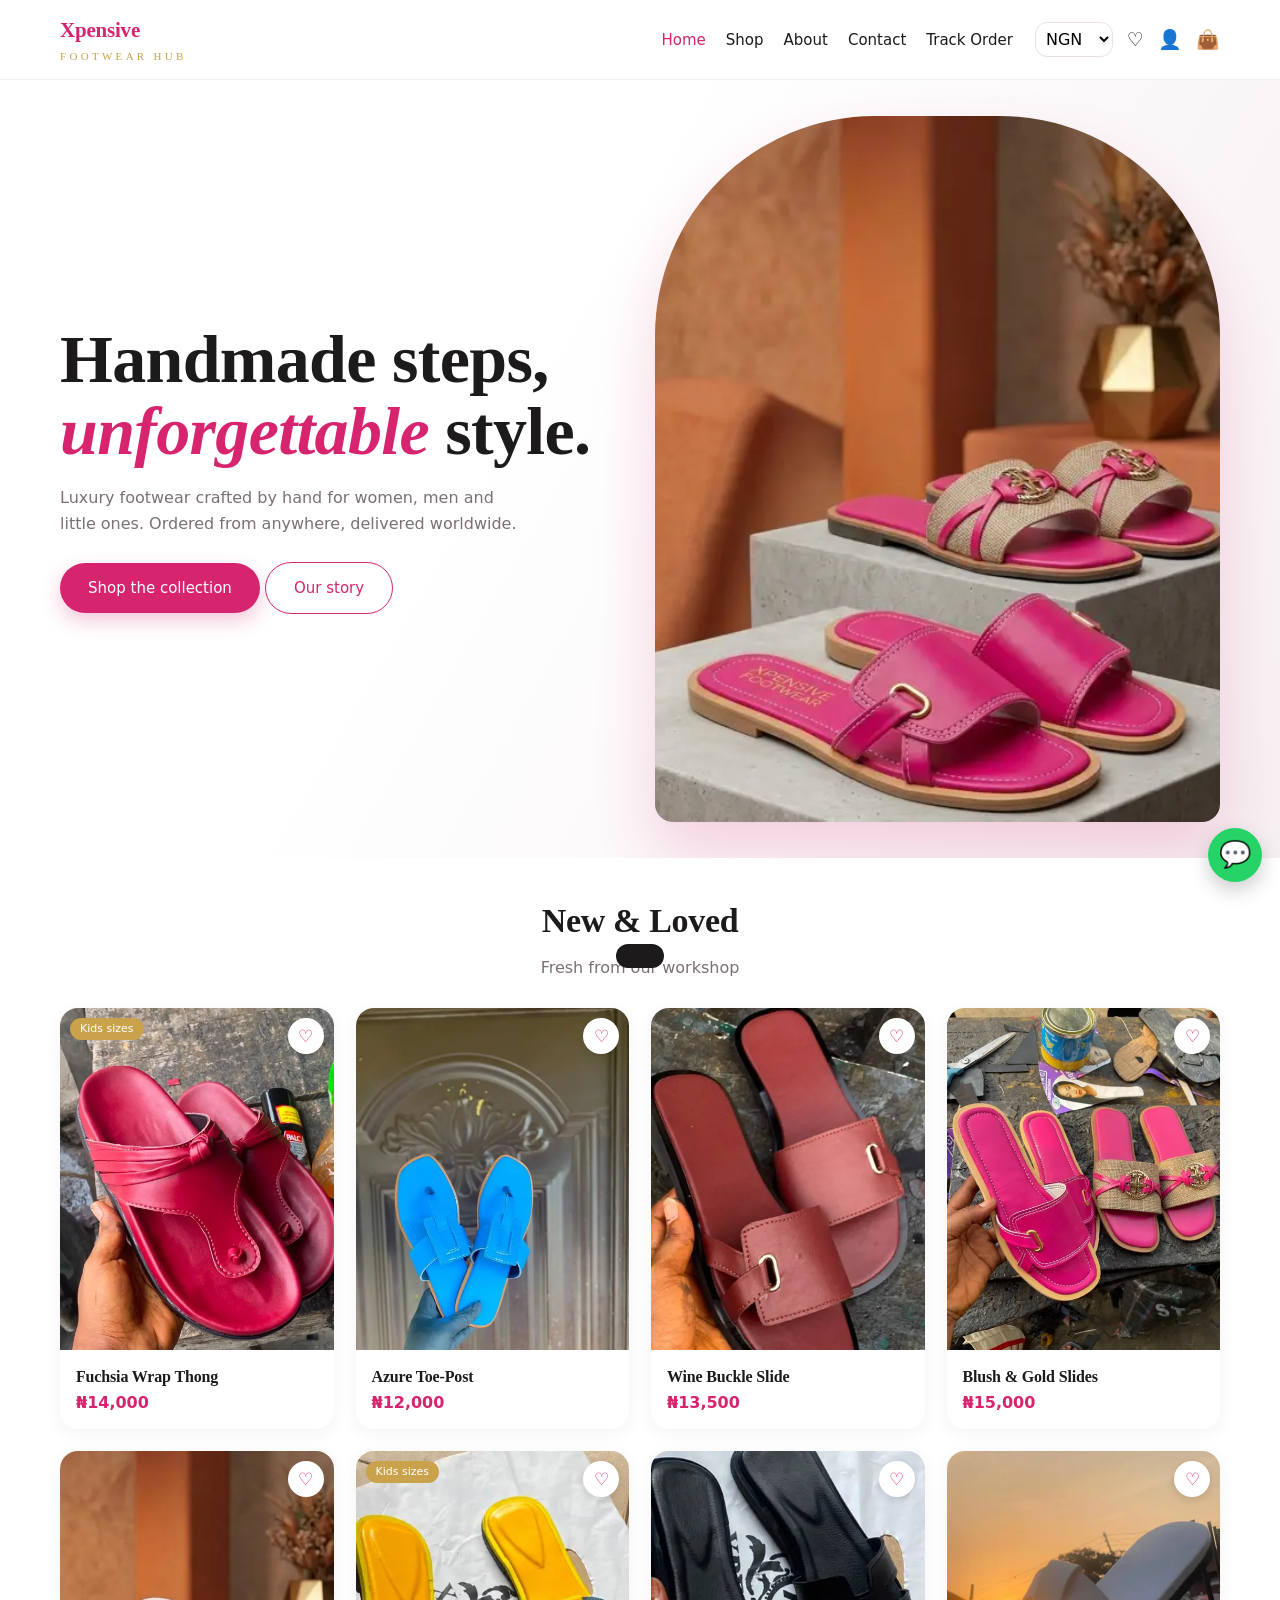
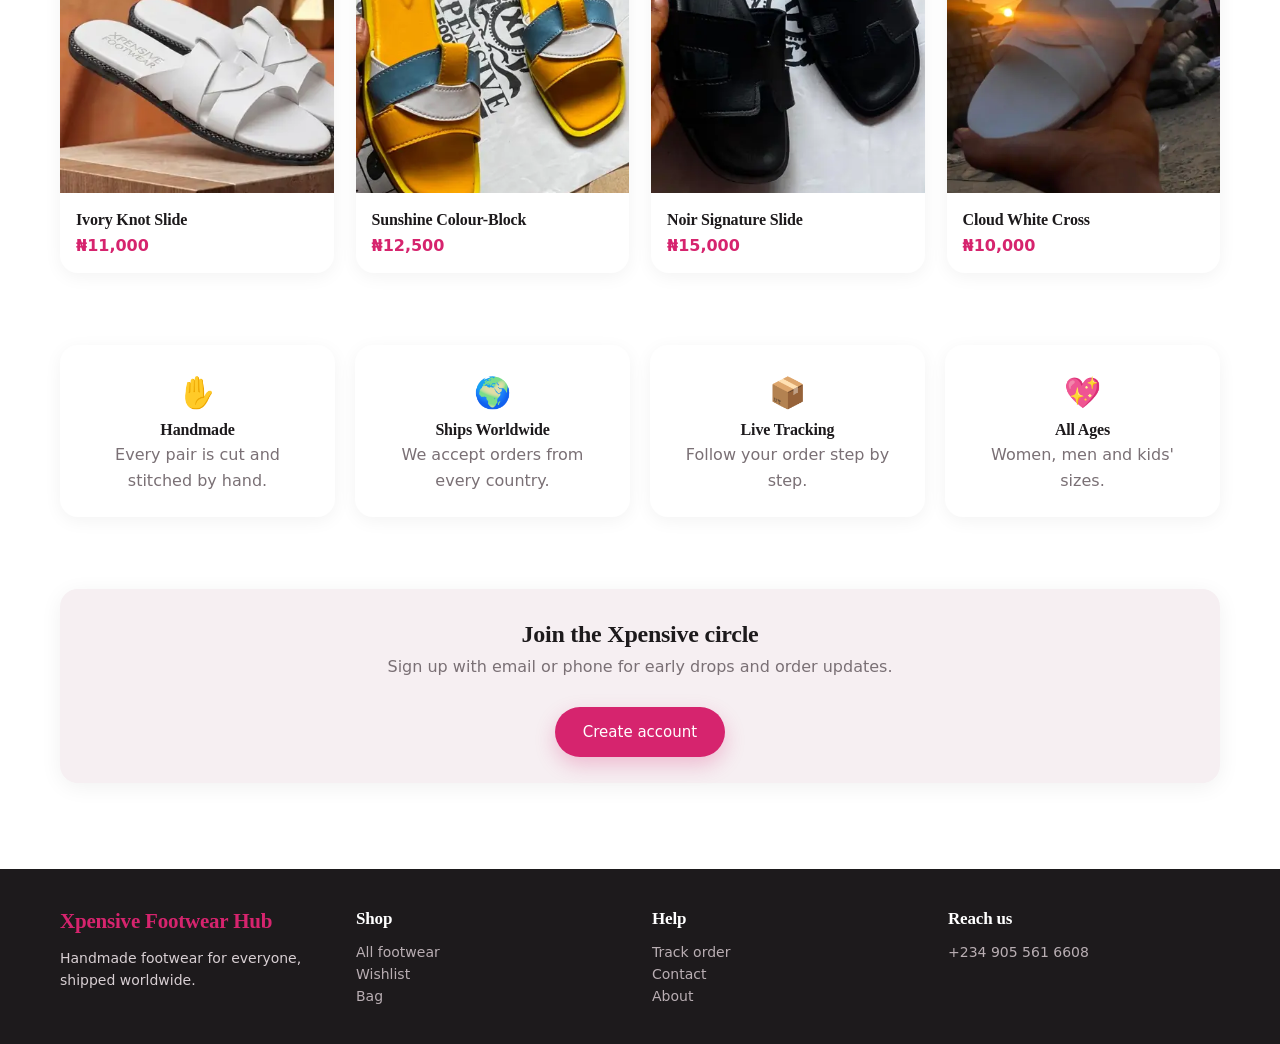
<file: xpensive-footwear-hub/index.html>
<!doctype html><html lang=en><head><meta charset=utf-8><meta name=viewport content="width=device-width,initial-scale=1"><title>Xpensive Footwear Hub</title><script>try{var t=JSON.parse(localStorage.getItem("theme"))||"auto";document.documentElement.dataset.theme=t=="auto"?(matchMedia("(prefers-color-scheme:dark)").matches?"dark":"light"):t;if(sessionStorage.getItem("seen"))document.documentElement.className="ns"}catch(e){}</script><link rel=stylesheet href=style.css></head><body data-p=index><div id=ld><b>Xpensive</b><i></i></div><div id=app></div><script src=app.js defer></script></body></html>
</file>
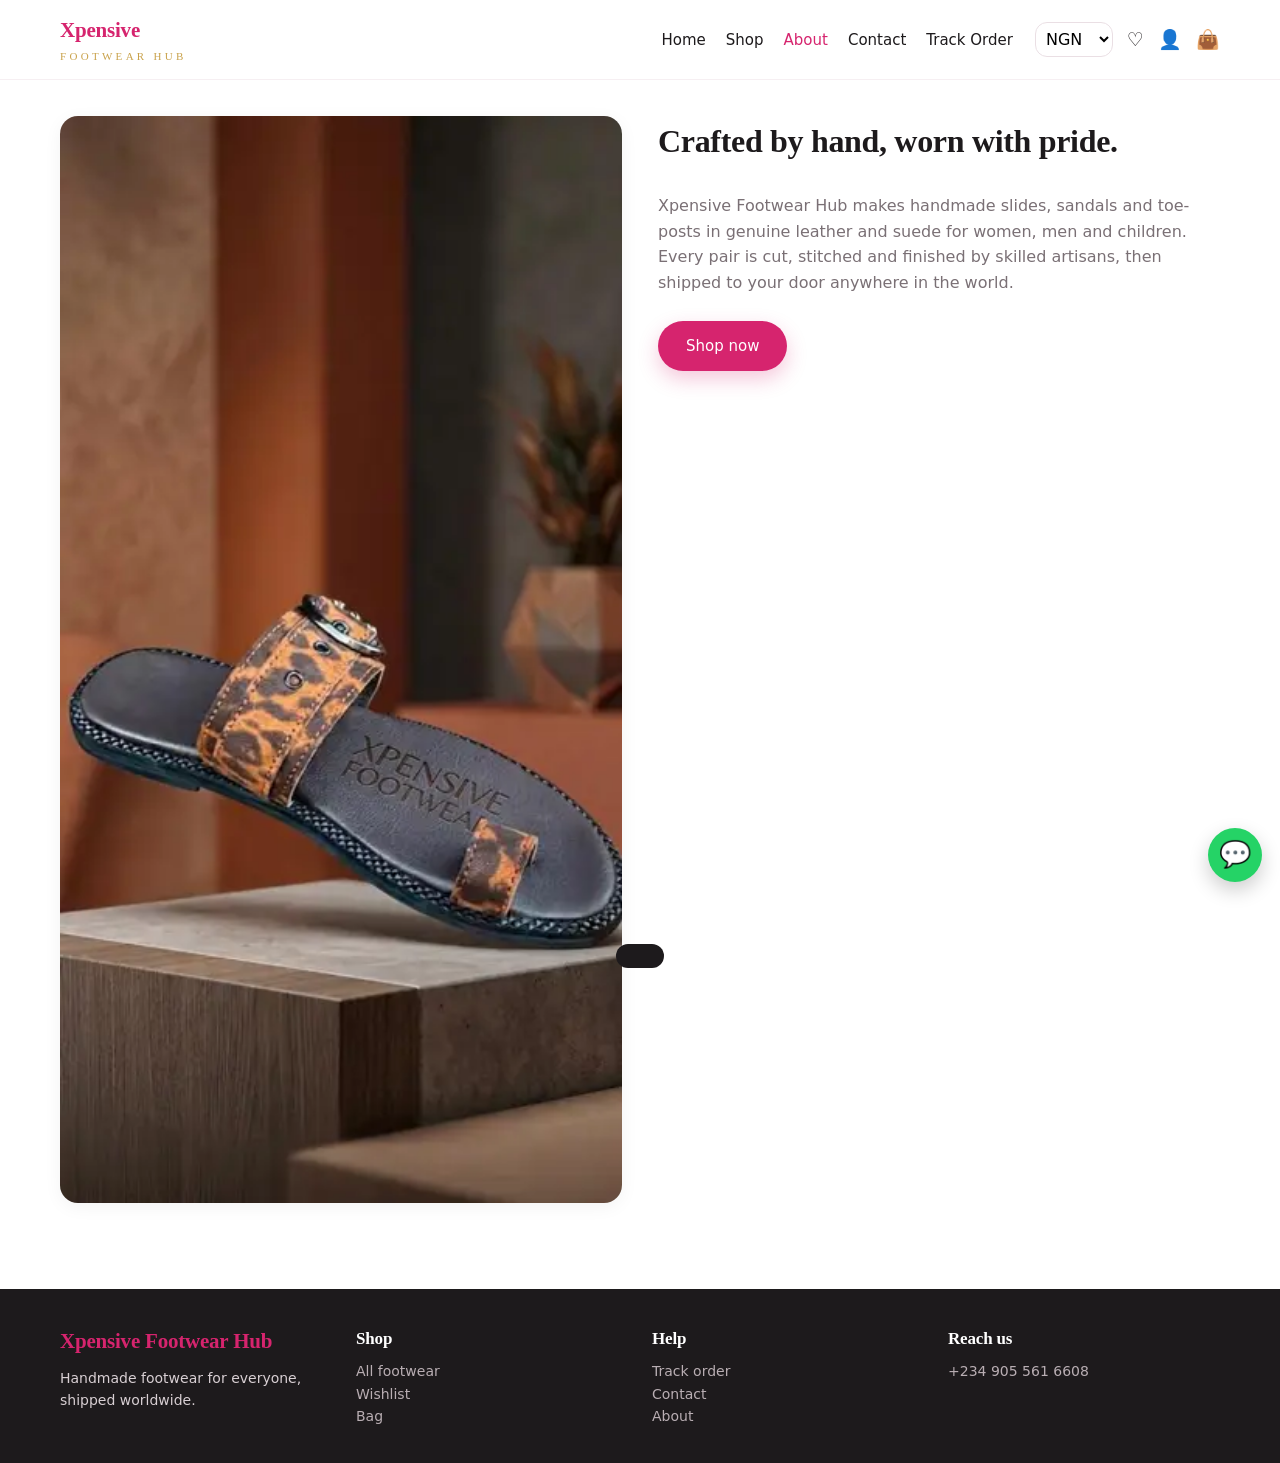
<file: xpensive-footwear-hub/about.html>
<!doctype html><html lang=en><head><meta charset=utf-8><meta name=viewport content="width=device-width,initial-scale=1"><title>Xpensive Footwear Hub</title><script>try{var t=JSON.parse(localStorage.getItem("theme"))||"auto";document.documentElement.dataset.theme=t=="auto"?(matchMedia("(prefers-color-scheme:dark)").matches?"dark":"light"):t;if(sessionStorage.getItem("seen"))document.documentElement.className="ns"}catch(e){}</script><link rel=stylesheet href=style.css></head><body data-p=about><div id=ld><b>Xpensive</b><i></i></div><div id=app></div><script src=app.js defer></script></body></html>
</file>
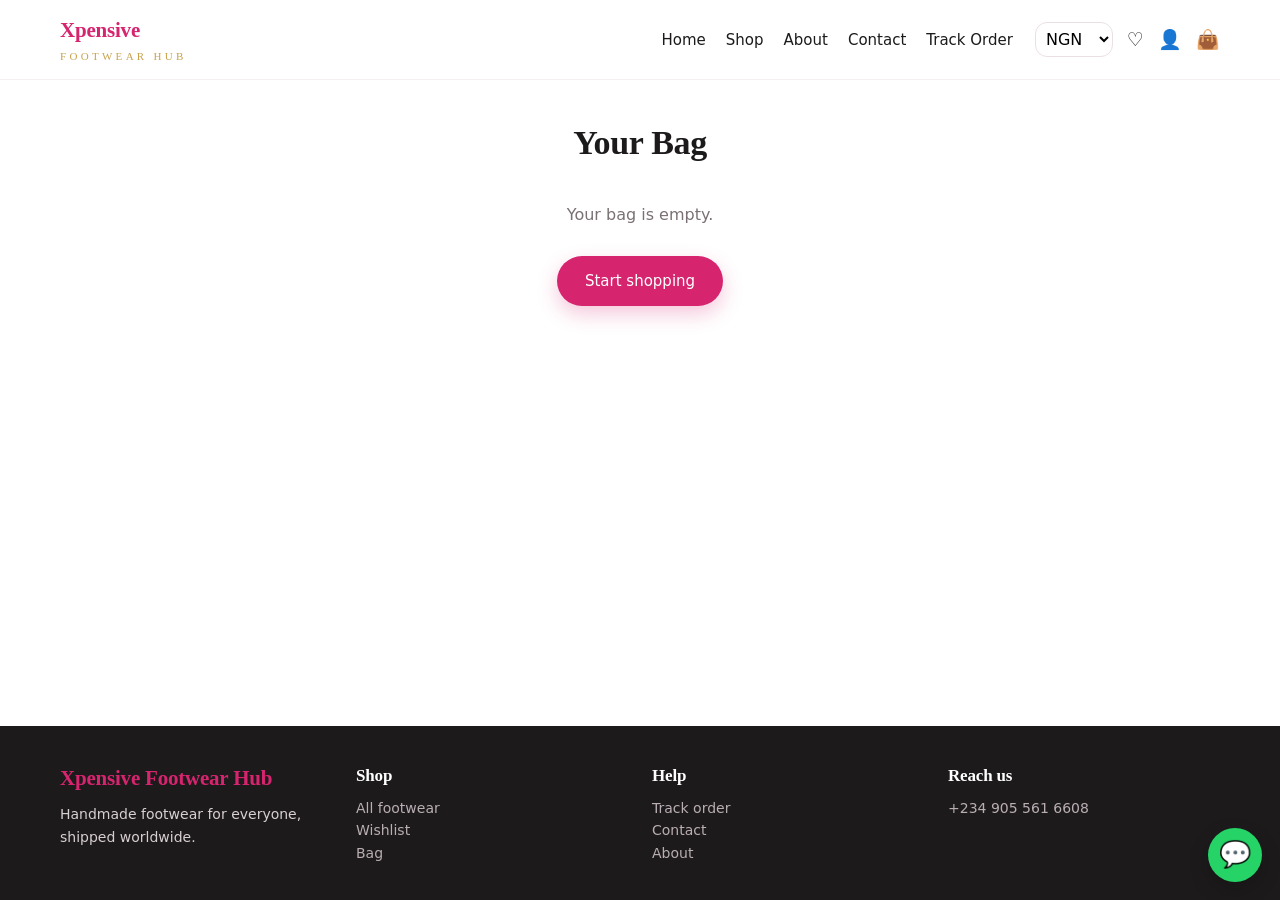
<file: xpensive-footwear-hub/bag.html>
<!doctype html><html lang=en><head><meta charset=utf-8><meta name=viewport content="width=device-width,initial-scale=1"><title>Xpensive Footwear Hub</title><script>try{var t=JSON.parse(localStorage.getItem("theme"))||"auto";document.documentElement.dataset.theme=t=="auto"?(matchMedia("(prefers-color-scheme:dark)").matches?"dark":"light"):t;if(sessionStorage.getItem("seen"))document.documentElement.className="ns"}catch(e){}</script><link rel=stylesheet href=style.css></head><body data-p=bag><div id=ld><b>Xpensive</b><i></i></div><div id=app></div><script src=app.js defer></script></body></html>
</file>
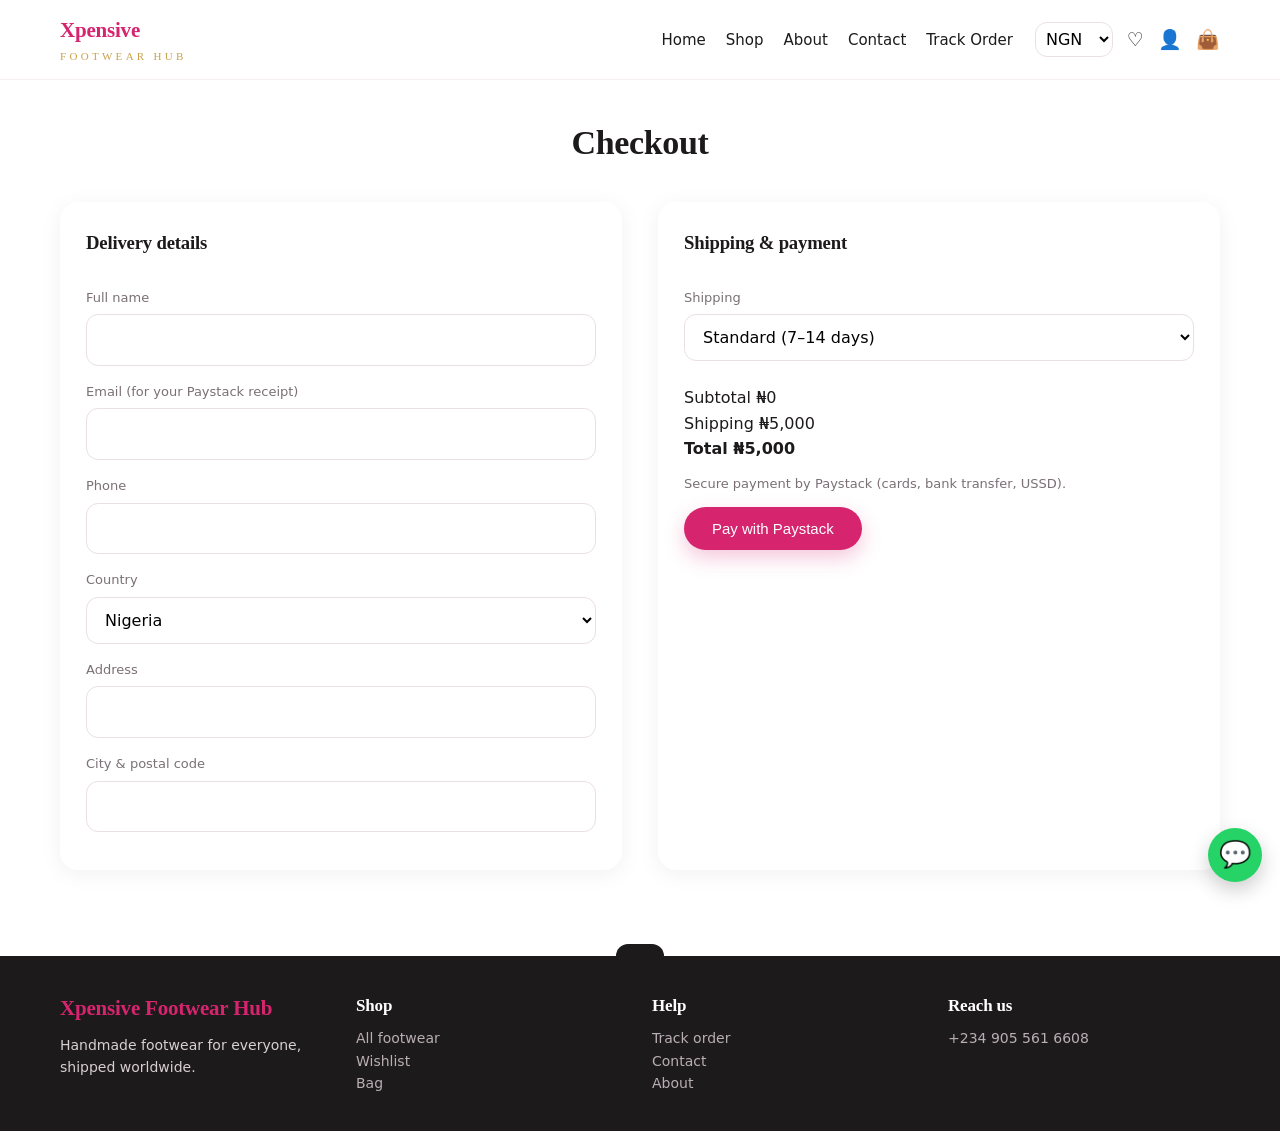
<file: xpensive-footwear-hub/checkout.html>
<!doctype html><html lang=en><head><meta charset=utf-8><meta name=viewport content="width=device-width,initial-scale=1"><title>Xpensive Footwear Hub</title><script>try{var t=JSON.parse(localStorage.getItem("theme"))||"auto";document.documentElement.dataset.theme=t=="auto"?(matchMedia("(prefers-color-scheme:dark)").matches?"dark":"light"):t;if(sessionStorage.getItem("seen"))document.documentElement.className="ns"}catch(e){}</script><link rel=stylesheet href=style.css></head><body data-p=checkout><div id=ld><b>Xpensive</b><i></i></div><div id=app></div><script src=app.js defer></script></body></html>
</file>
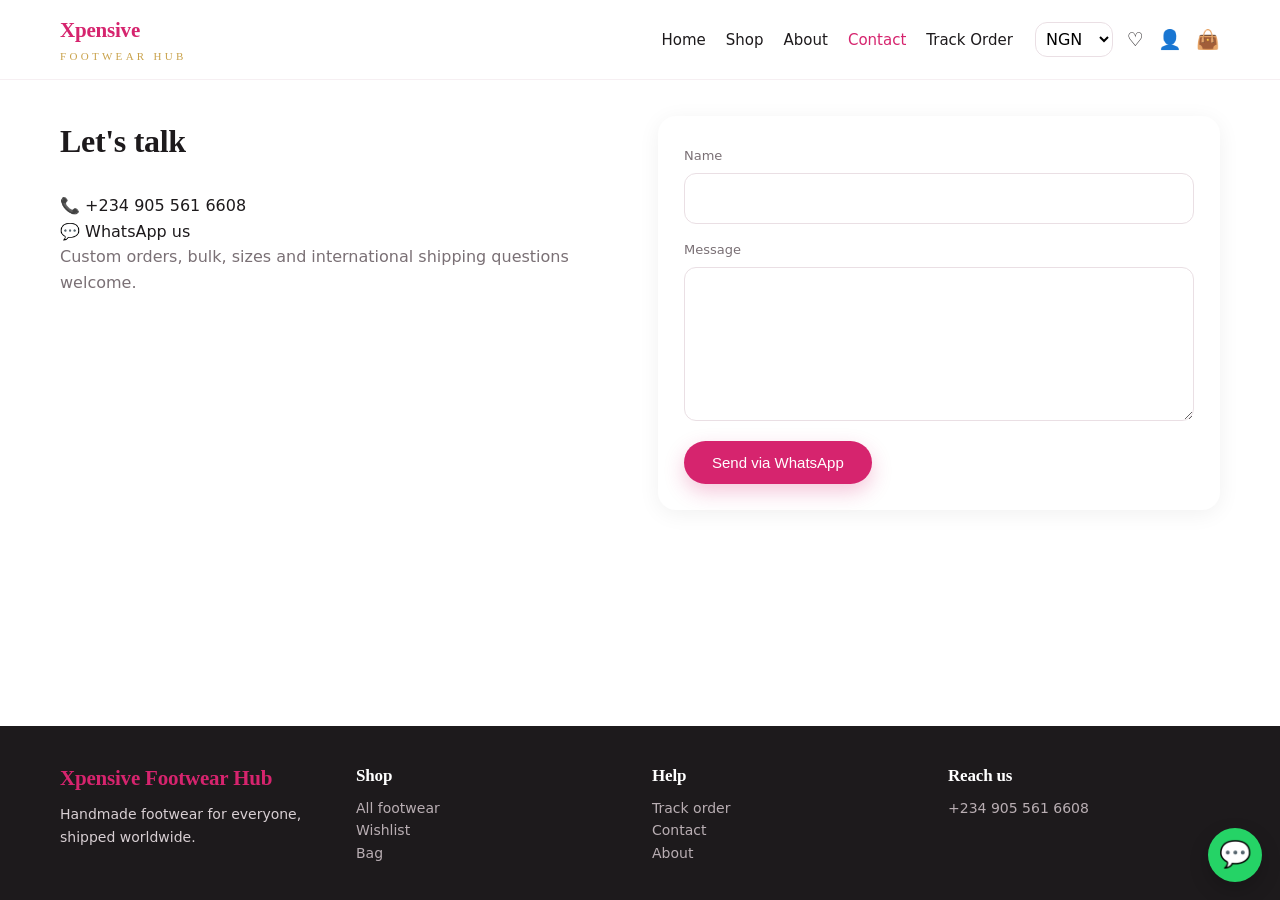
<file: xpensive-footwear-hub/contact.html>
<!doctype html><html lang=en><head><meta charset=utf-8><meta name=viewport content="width=device-width,initial-scale=1"><title>Xpensive Footwear Hub</title><script>try{var t=JSON.parse(localStorage.getItem("theme"))||"auto";document.documentElement.dataset.theme=t=="auto"?(matchMedia("(prefers-color-scheme:dark)").matches?"dark":"light"):t;if(sessionStorage.getItem("seen"))document.documentElement.className="ns"}catch(e){}</script><link rel=stylesheet href=style.css></head><body data-p=contact><div id=ld><b>Xpensive</b><i></i></div><div id=app></div><script src=app.js defer></script></body></html>
</file>
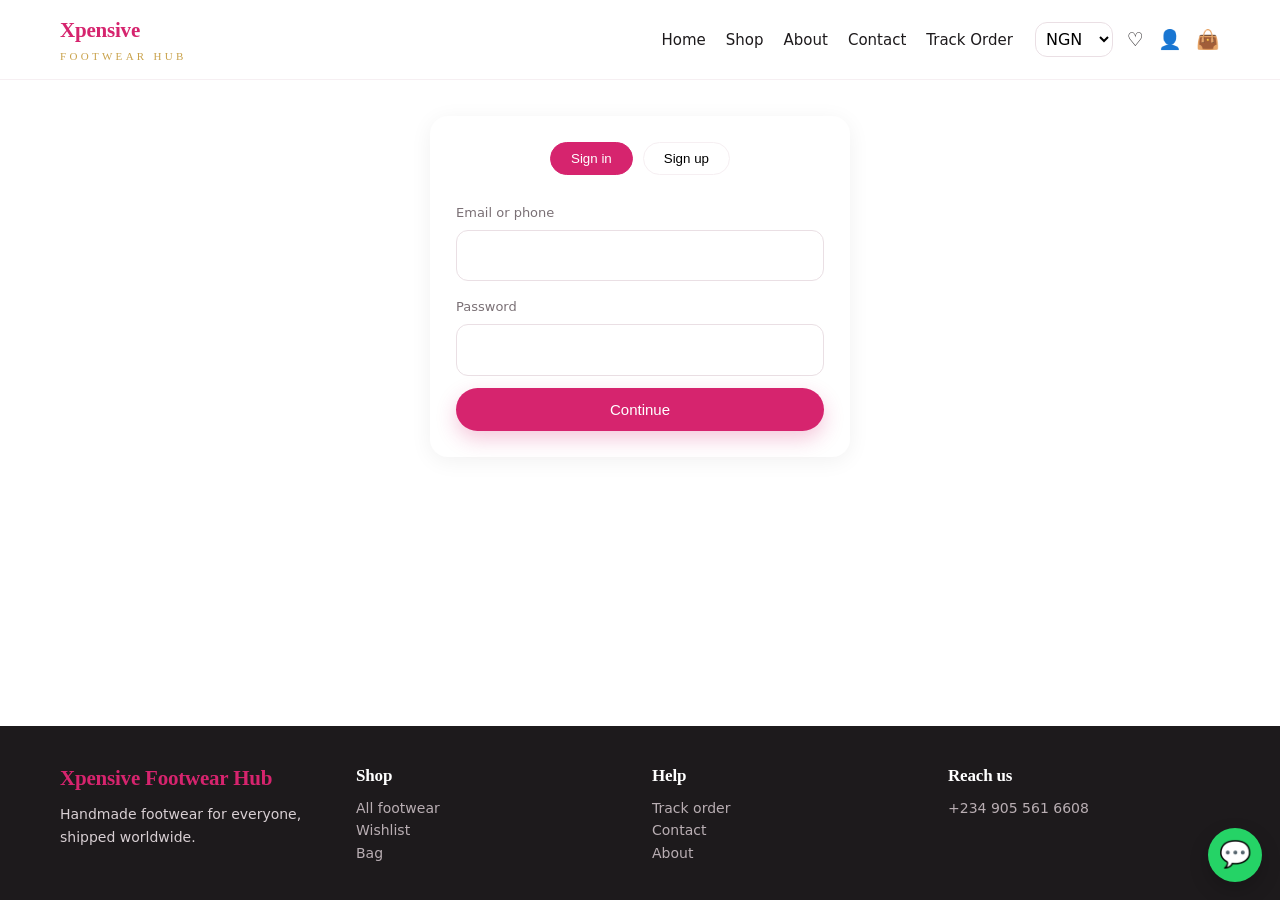
<file: xpensive-footwear-hub/login.html>
<!doctype html><html lang=en><head><meta charset=utf-8><meta name=viewport content="width=device-width,initial-scale=1"><title>Xpensive Footwear Hub</title><script>try{var t=JSON.parse(localStorage.getItem("theme"))||"auto";document.documentElement.dataset.theme=t=="auto"?(matchMedia("(prefers-color-scheme:dark)").matches?"dark":"light"):t;if(sessionStorage.getItem("seen"))document.documentElement.className="ns"}catch(e){}</script><link rel=stylesheet href=style.css></head><body data-p=login><div id=ld><b>Xpensive</b><i></i></div><div id=app></div><script src=app.js defer></script></body></html>
</file>
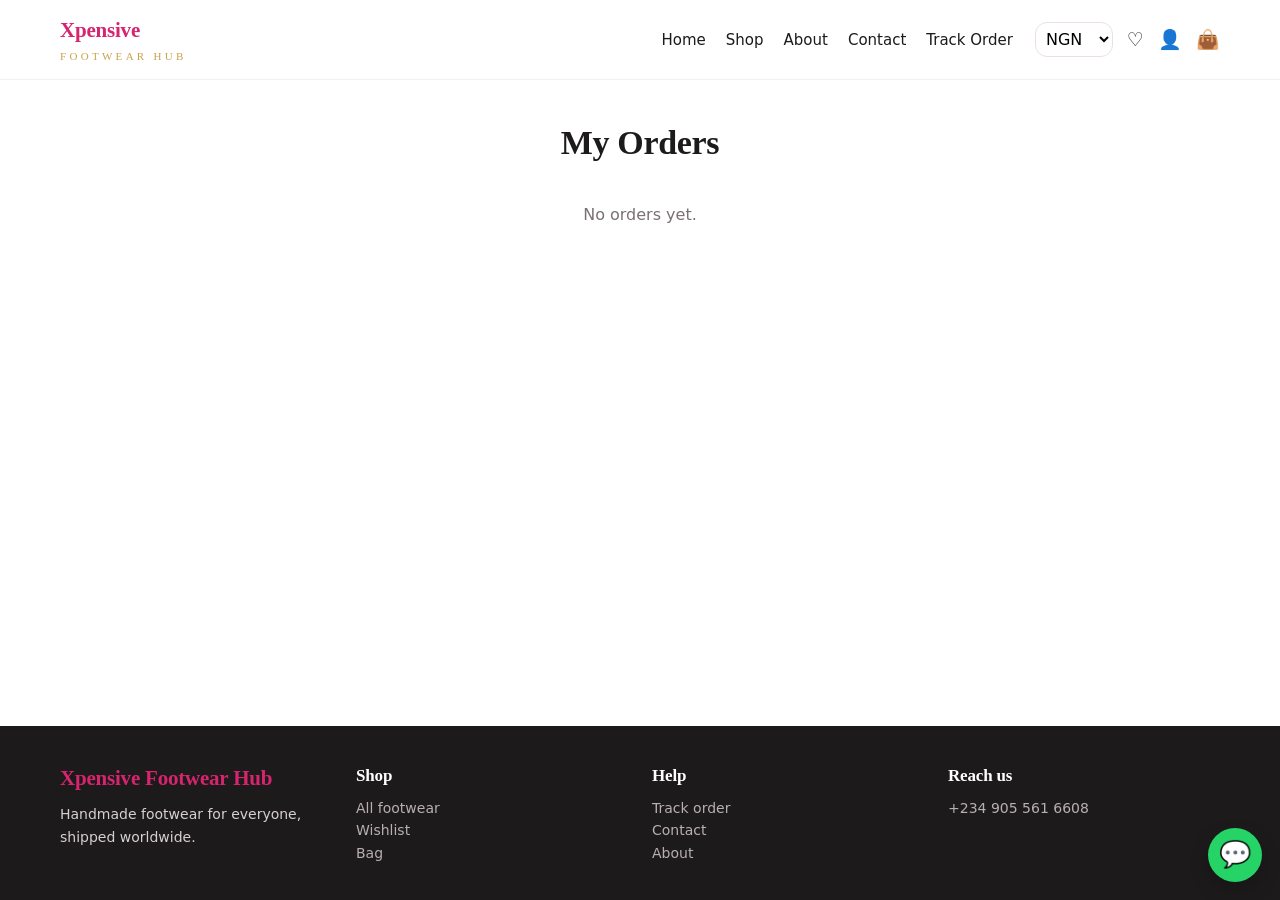
<file: xpensive-footwear-hub/orders.html>
<!doctype html><html lang=en><head><meta charset=utf-8><meta name=viewport content="width=device-width,initial-scale=1"><title>Xpensive Footwear Hub</title><script>try{var t=JSON.parse(localStorage.getItem("theme"))||"auto";document.documentElement.dataset.theme=t=="auto"?(matchMedia("(prefers-color-scheme:dark)").matches?"dark":"light"):t;if(sessionStorage.getItem("seen"))document.documentElement.className="ns"}catch(e){}</script><link rel=stylesheet href=style.css></head><body data-p=orders><div id=ld><b>Xpensive</b><i></i></div><div id=app></div><script src=app.js defer></script></body></html>
</file>
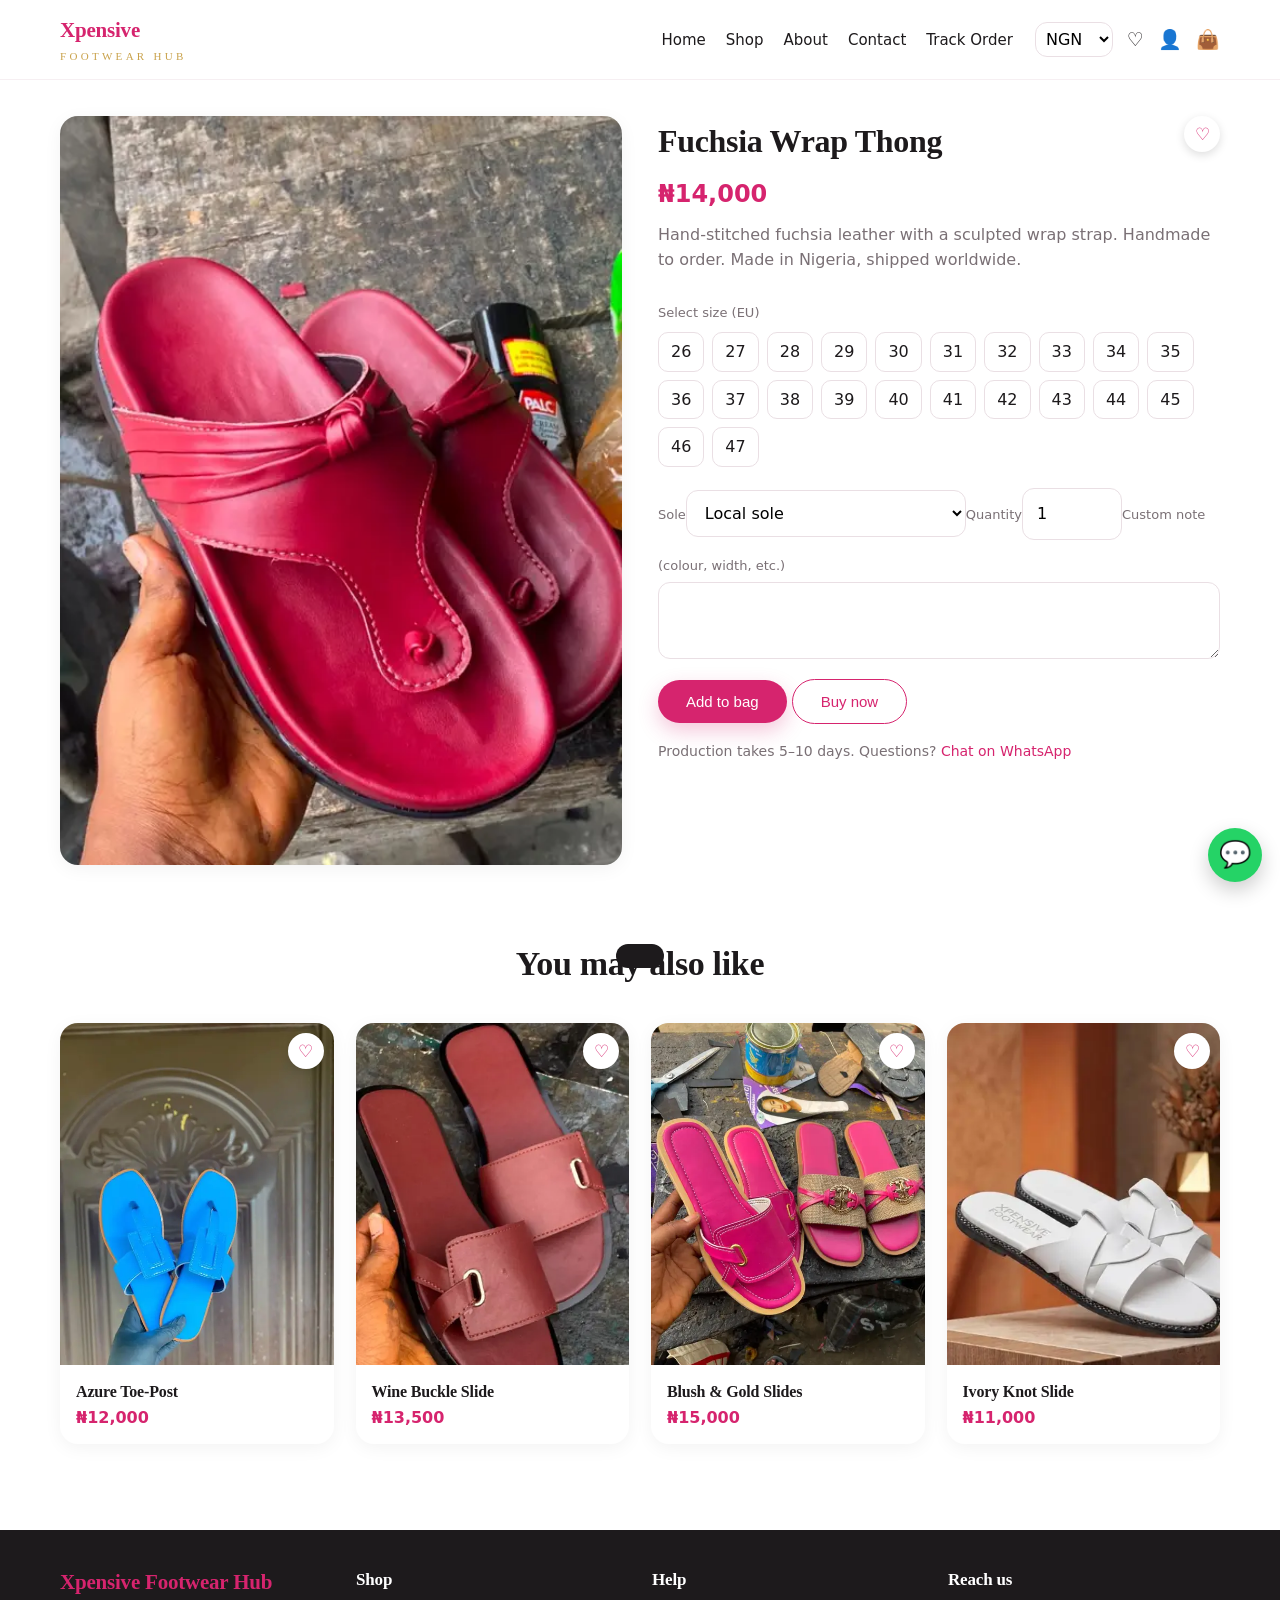
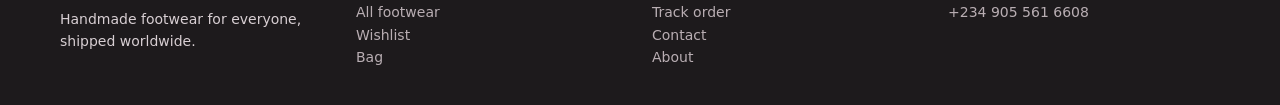
<file: xpensive-footwear-hub/product.html>
<!doctype html><html lang=en><head><meta charset=utf-8><meta name=viewport content="width=device-width,initial-scale=1"><title>Xpensive Footwear Hub</title><script>try{var t=JSON.parse(localStorage.getItem("theme"))||"auto";document.documentElement.dataset.theme=t=="auto"?(matchMedia("(prefers-color-scheme:dark)").matches?"dark":"light"):t;if(sessionStorage.getItem("seen"))document.documentElement.className="ns"}catch(e){}</script><link rel=stylesheet href=style.css></head><body data-p=product><div id=ld><b>Xpensive</b><i></i></div><div id=app></div><script src=app.js defer></script></body></html>
</file>
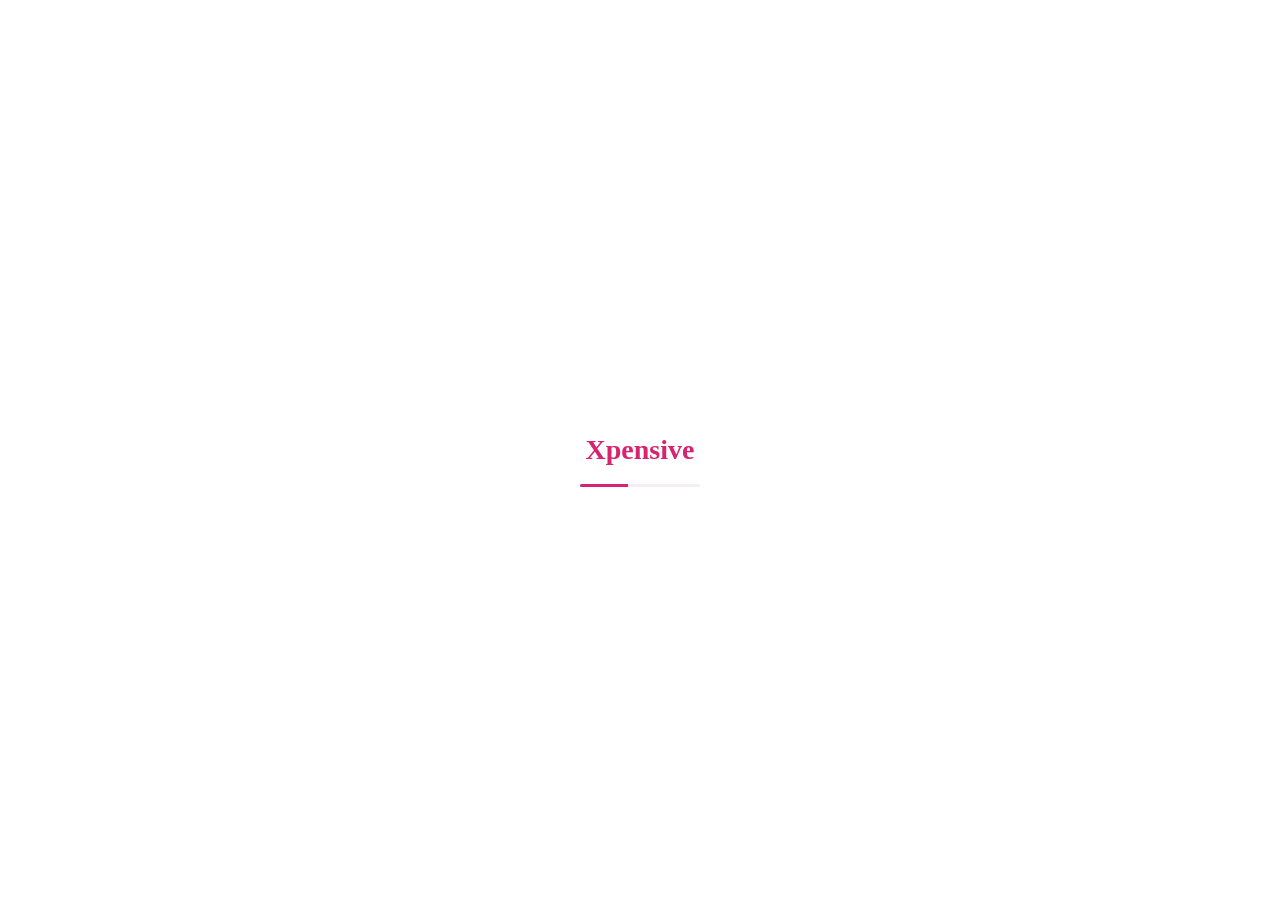
<file: xpensive-footwear-hub/profile.html>
<!doctype html><html lang=en><head><meta charset=utf-8><meta name=viewport content="width=device-width,initial-scale=1"><title>Xpensive Footwear Hub</title><script>try{var t=JSON.parse(localStorage.getItem("theme"))||"auto";document.documentElement.dataset.theme=t=="auto"?(matchMedia("(prefers-color-scheme:dark)").matches?"dark":"light"):t;if(sessionStorage.getItem("seen"))document.documentElement.className="ns"}catch(e){}</script><link rel=stylesheet href=style.css></head><body data-p=profile><div id=ld><b>Xpensive</b><i></i></div><div id=app></div><script src=app.js defer></script></body></html>
</file>
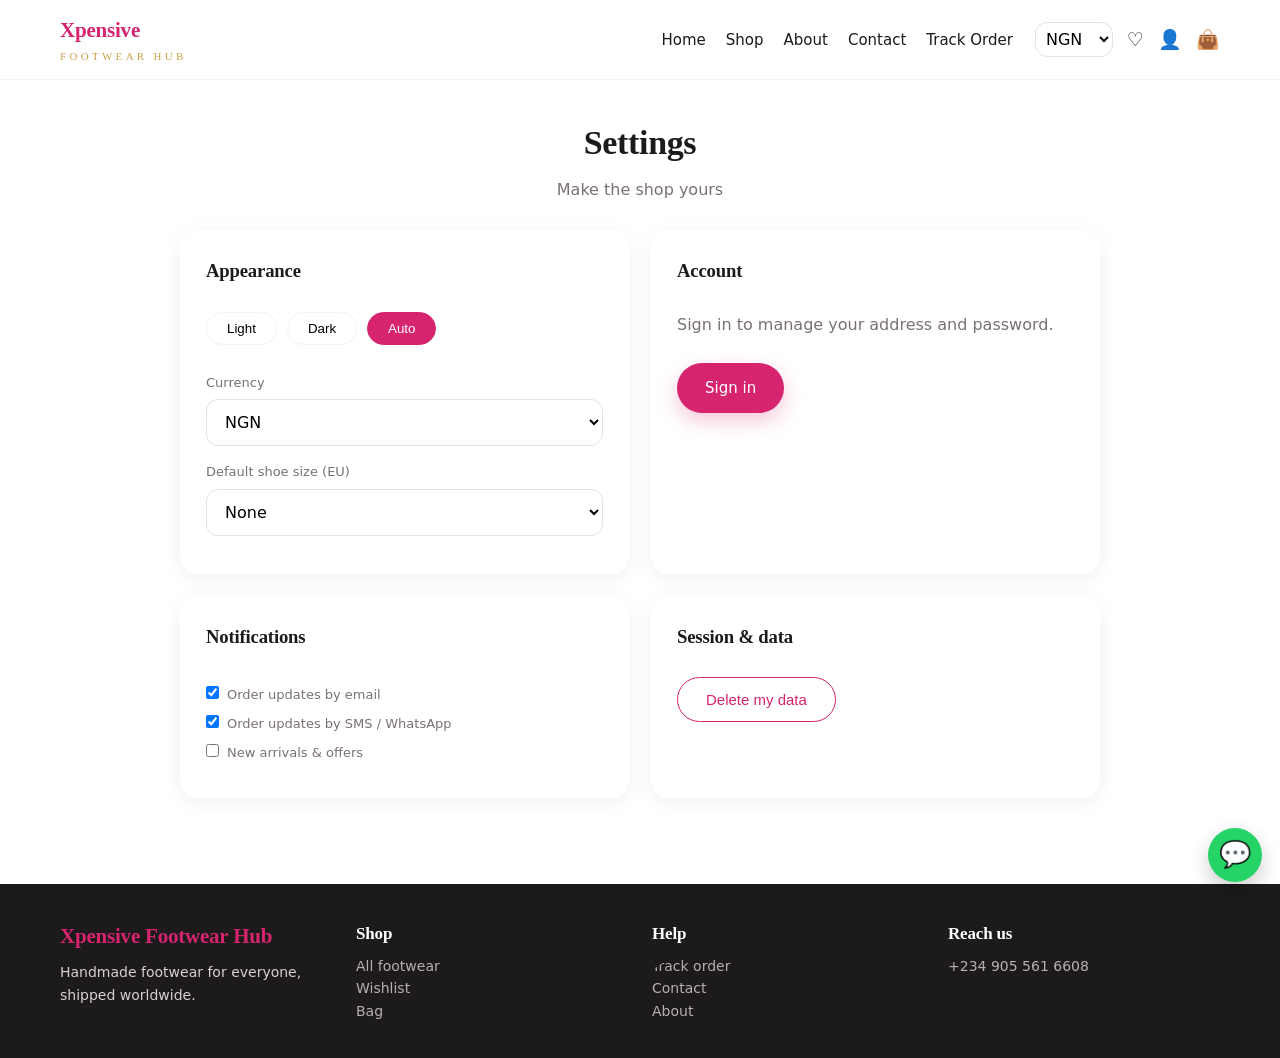
<file: xpensive-footwear-hub/settings.html>
<!doctype html><html lang=en><head><meta charset=utf-8><meta name=viewport content="width=device-width,initial-scale=1"><title>Xpensive Footwear Hub</title><script>try{var t=JSON.parse(localStorage.getItem("theme"))||"auto";document.documentElement.dataset.theme=t=="auto"?(matchMedia("(prefers-color-scheme:dark)").matches?"dark":"light"):t;if(sessionStorage.getItem("seen"))document.documentElement.className="ns"}catch(e){}</script><link rel=stylesheet href=style.css></head><body data-p=settings><div id=ld><b>Xpensive</b><i></i></div><div id=app></div><script src=app.js defer></script></body></html>
</file>
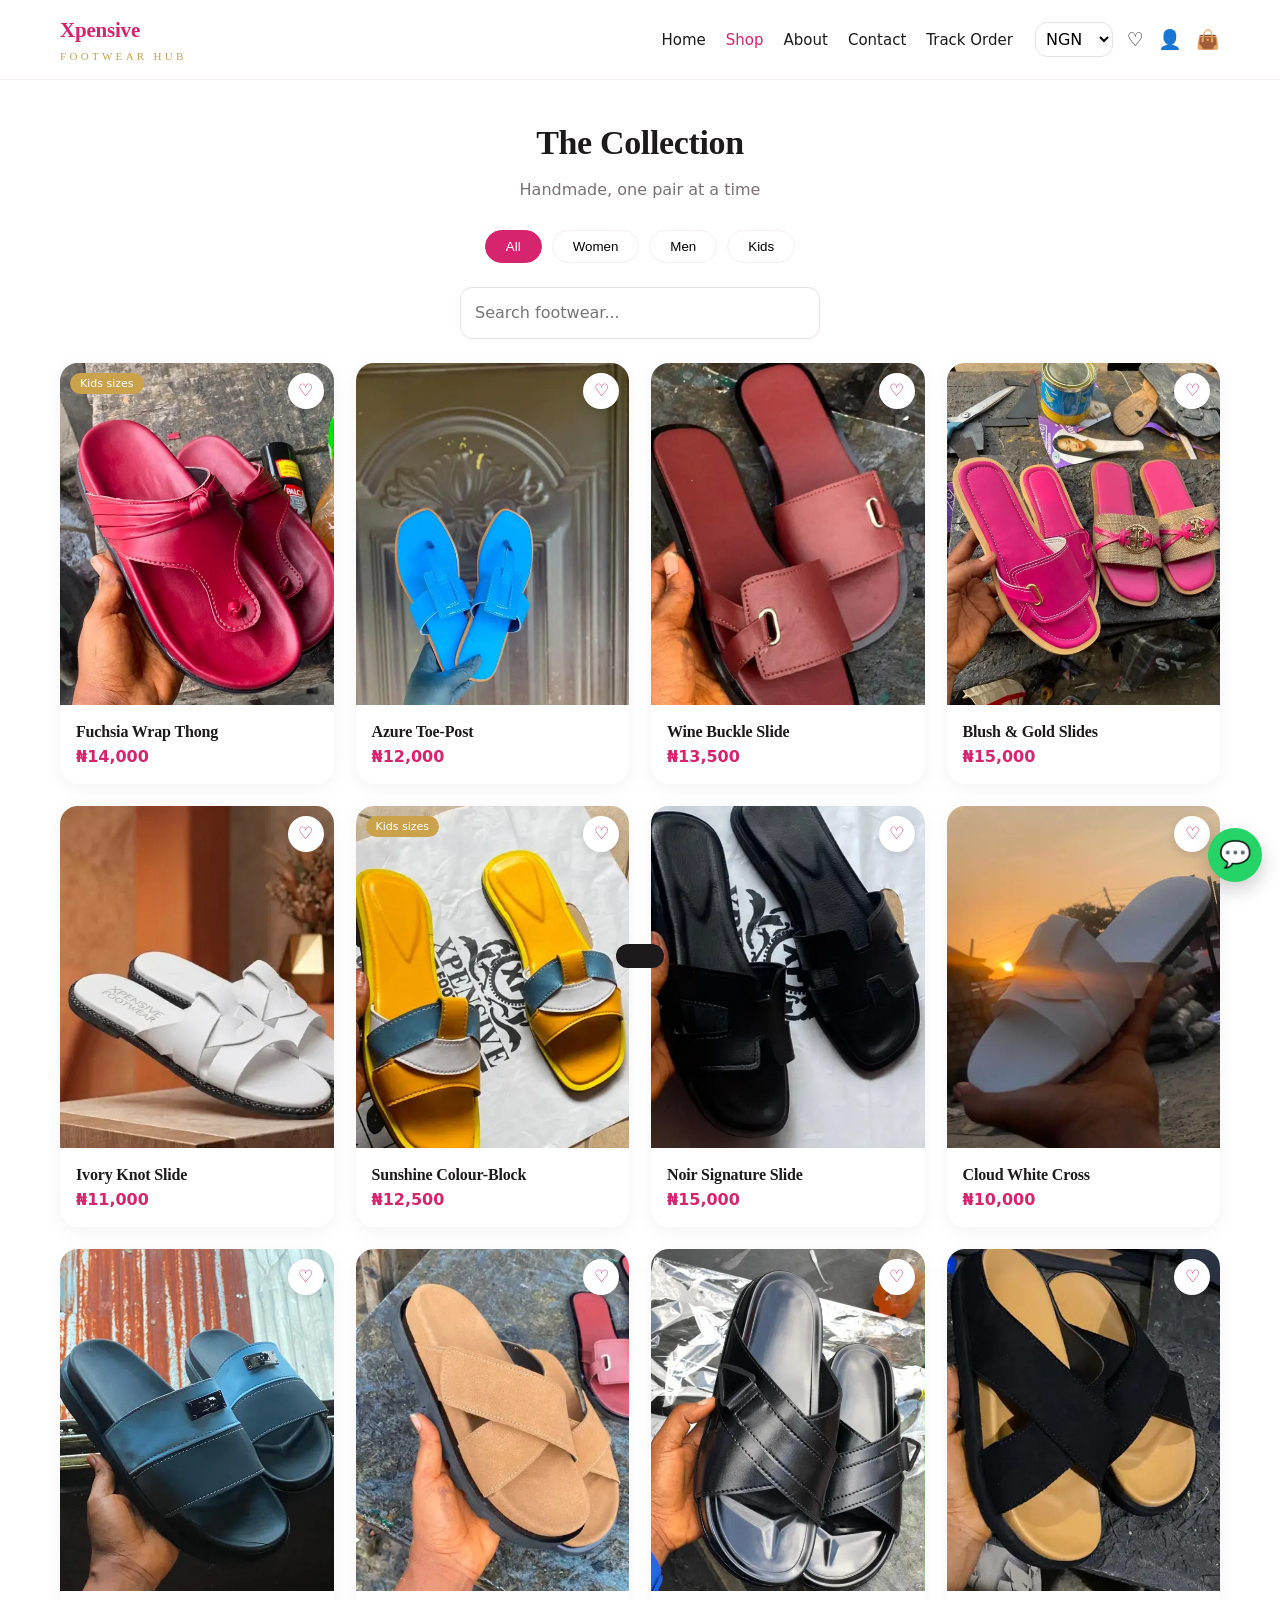
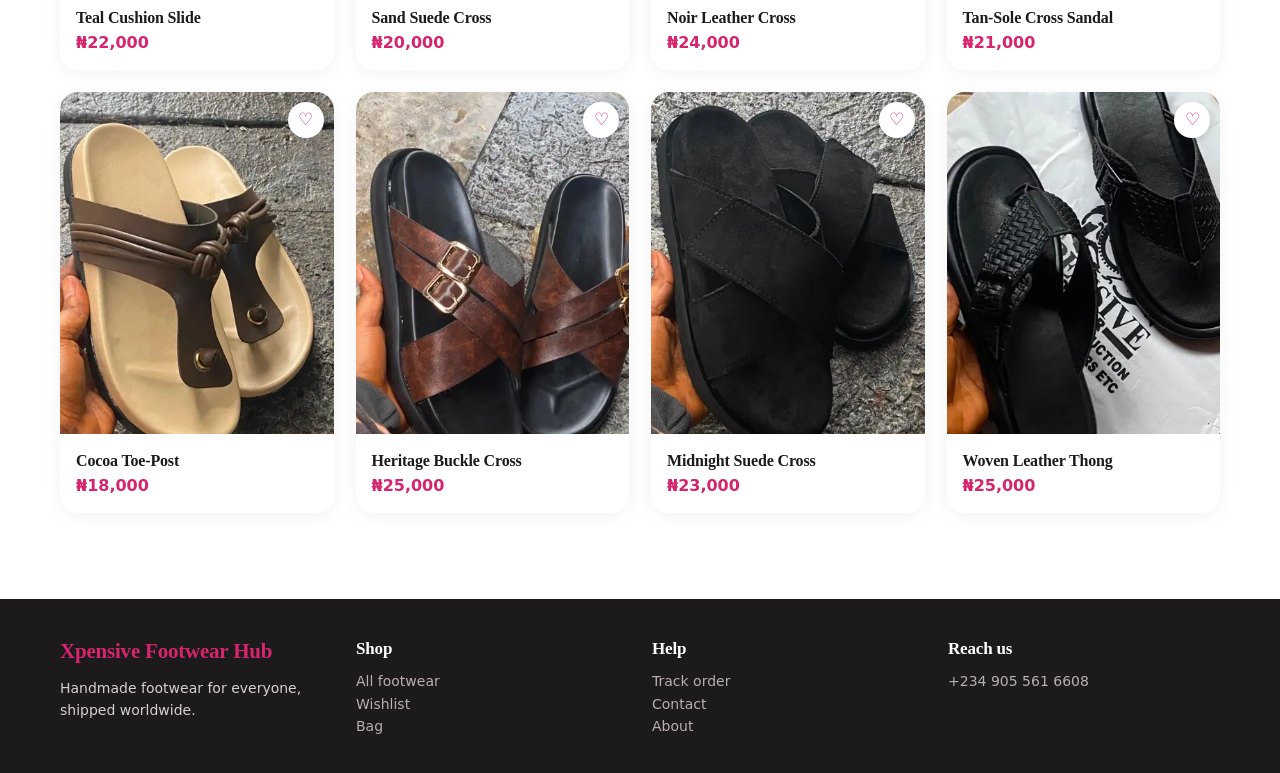
<file: xpensive-footwear-hub/shop.html>
<!doctype html><html lang=en><head><meta charset=utf-8><meta name=viewport content="width=device-width,initial-scale=1"><title>Xpensive Footwear Hub</title><script>try{var t=JSON.parse(localStorage.getItem("theme"))||"auto";document.documentElement.dataset.theme=t=="auto"?(matchMedia("(prefers-color-scheme:dark)").matches?"dark":"light"):t;if(sessionStorage.getItem("seen"))document.documentElement.className="ns"}catch(e){}</script><link rel=stylesheet href=style.css></head><body data-p=shop><div id=ld><b>Xpensive</b><i></i></div><div id=app></div><script src=app.js defer></script></body></html>
</file>
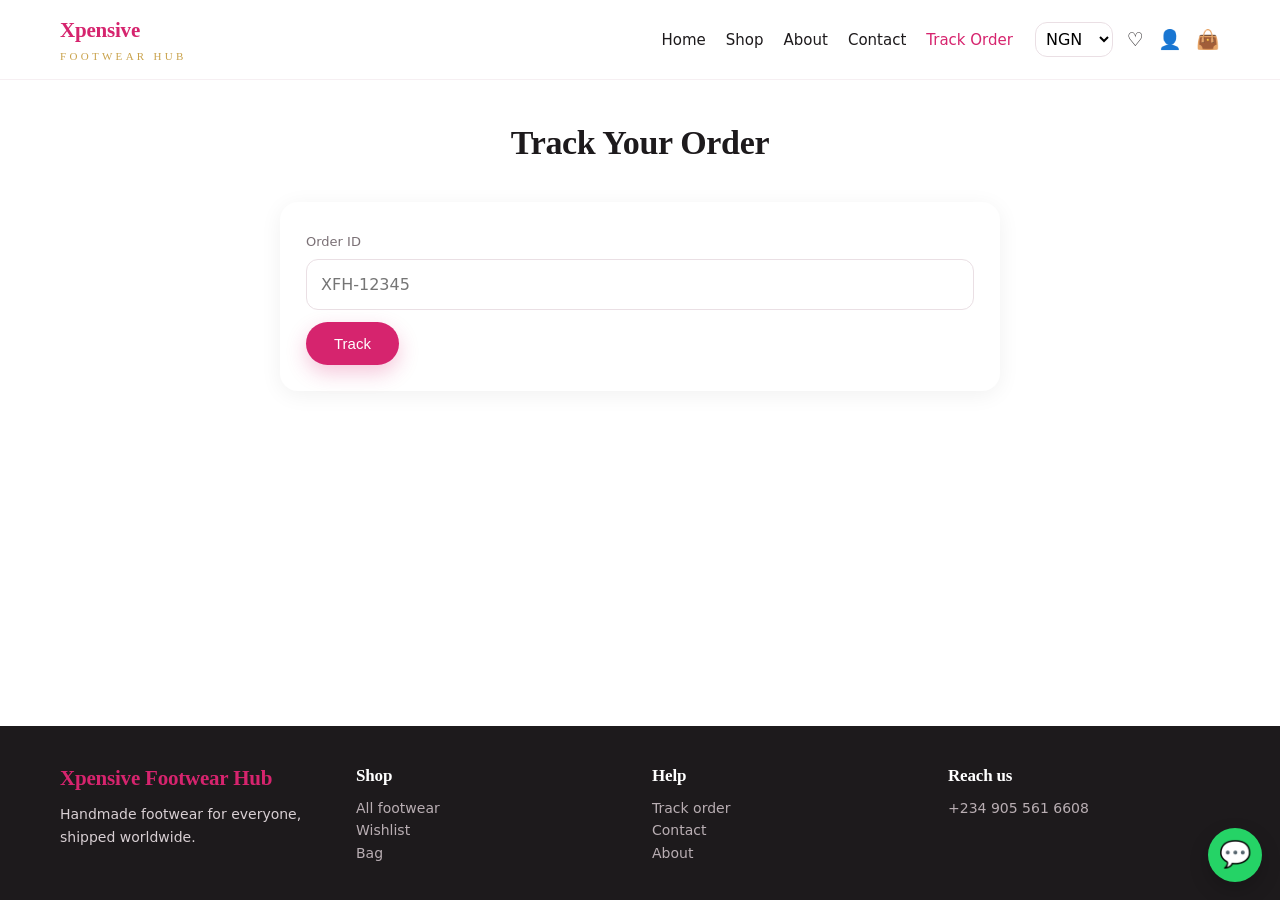
<file: xpensive-footwear-hub/track.html>
<!doctype html><html lang=en><head><meta charset=utf-8><meta name=viewport content="width=device-width,initial-scale=1"><title>Xpensive Footwear Hub</title><script>try{var t=JSON.parse(localStorage.getItem("theme"))||"auto";document.documentElement.dataset.theme=t=="auto"?(matchMedia("(prefers-color-scheme:dark)").matches?"dark":"light"):t;if(sessionStorage.getItem("seen"))document.documentElement.className="ns"}catch(e){}</script><link rel=stylesheet href=style.css></head><body data-p=track><div id=ld><b>Xpensive</b><i></i></div><div id=app></div><script src=app.js defer></script></body></html>
</file>
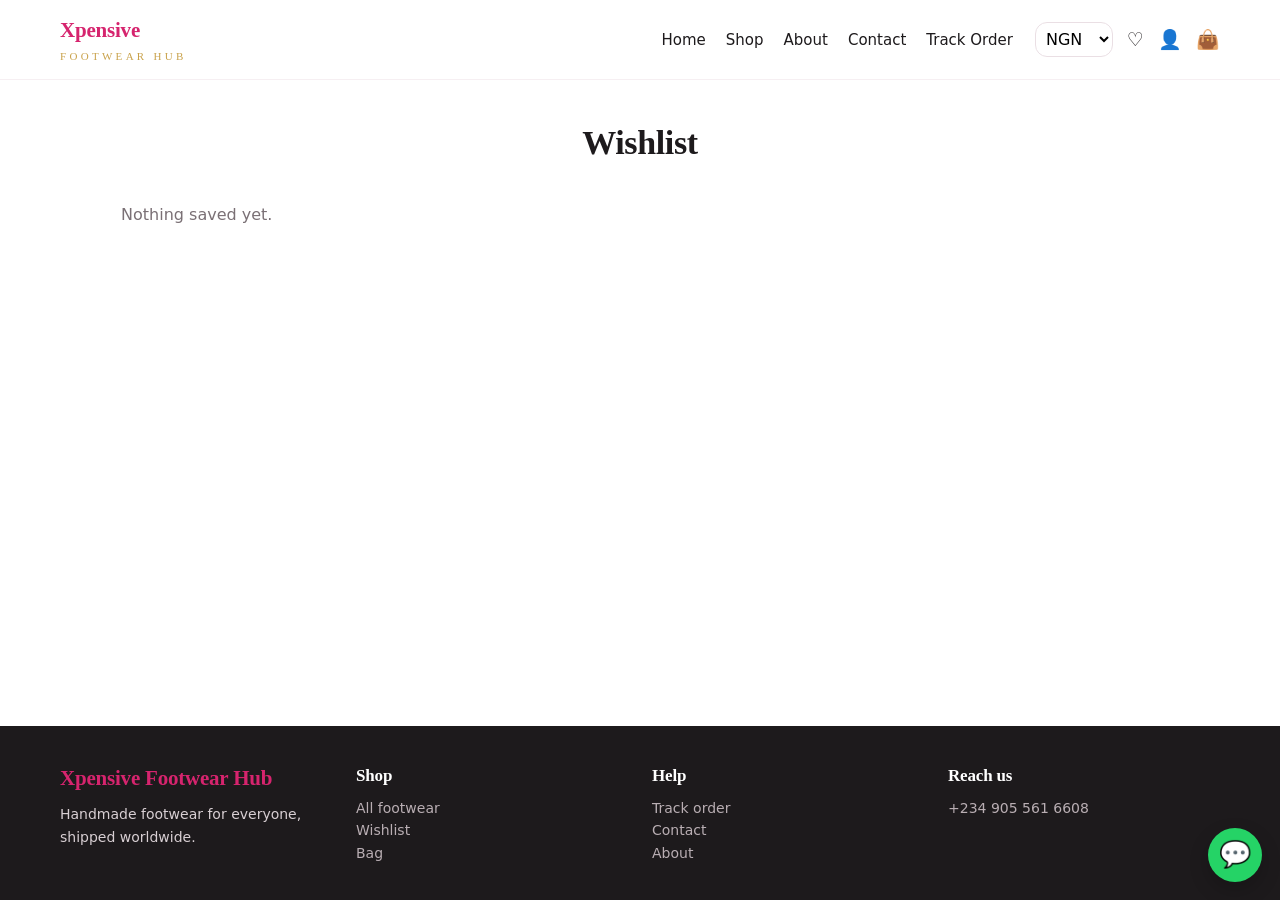
<file: xpensive-footwear-hub/wishlist.html>
<!doctype html><html lang=en><head><meta charset=utf-8><meta name=viewport content="width=device-width,initial-scale=1"><title>Xpensive Footwear Hub</title><script>try{var t=JSON.parse(localStorage.getItem("theme"))||"auto";document.documentElement.dataset.theme=t=="auto"?(matchMedia("(prefers-color-scheme:dark)").matches?"dark":"light"):t;if(sessionStorage.getItem("seen"))document.documentElement.className="ns"}catch(e){}</script><link rel=stylesheet href=style.css></head><body data-p=wishlist><div id=ld><b>Xpensive</b><i></i></div><div id=app></div><script src=app.js defer></script></body></html>
</file>
